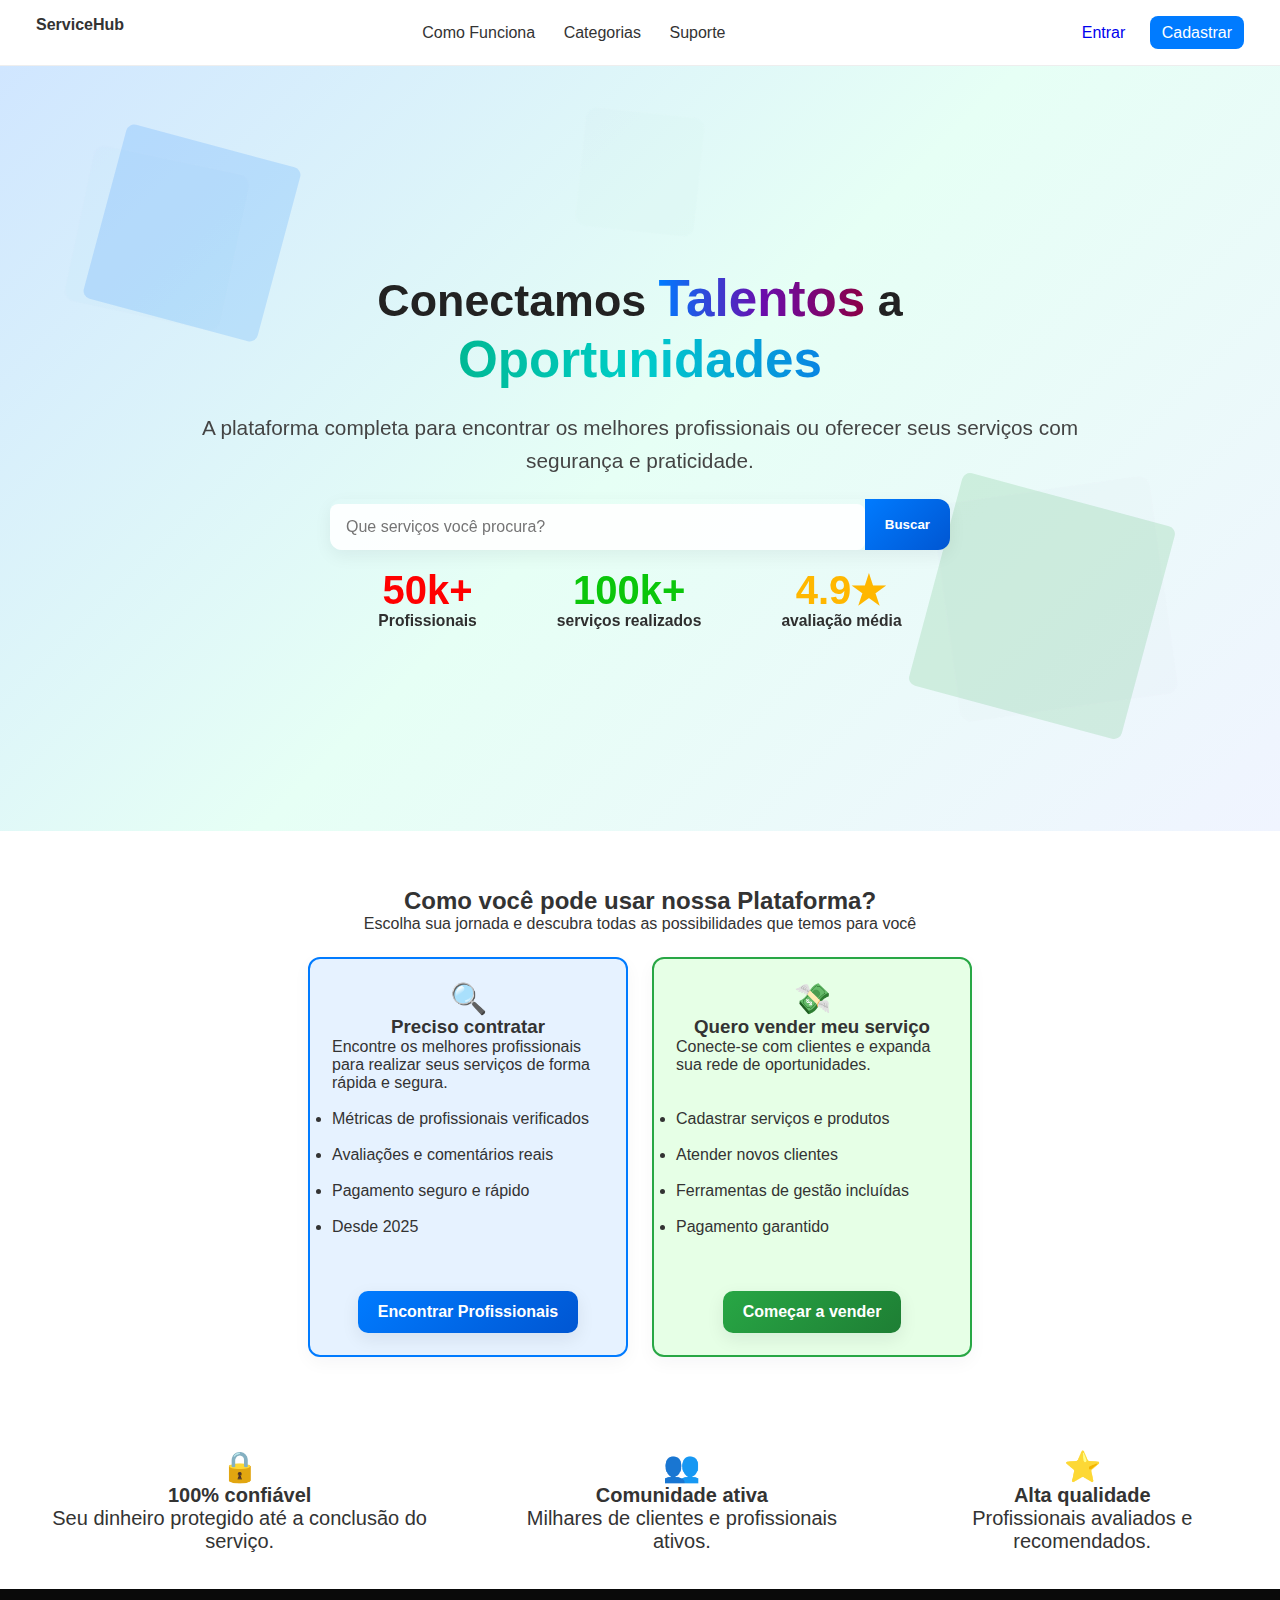
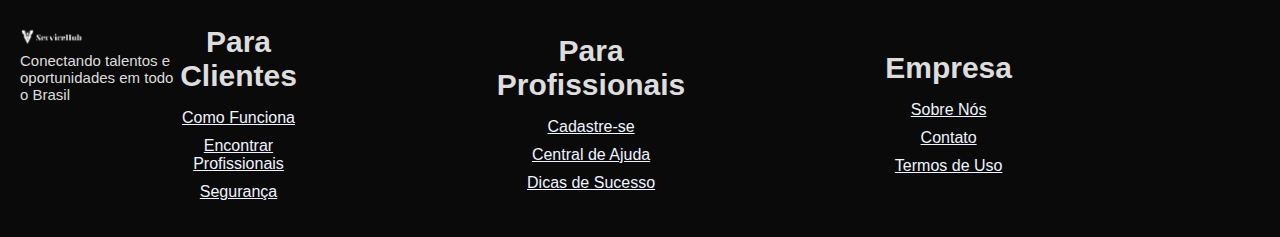
<file: src/main/resources/static/index.html>
<!doctype html>
<html lang="pt-BR">

<head>
  <meta charset="utf-8" />
  <meta name="viewport" content="width=device-width,initial-scale=1" />
  <title>ServiceHub</title>
  <link rel="style6sheet" href="style.css" />
</head>

<head>
  <meta charset="utf-8" />
  <meta name="viewport" content="width=device-width,initial-scale=1" />
  <title>ServiceHub</title>
  <link rel="stylesheet" href="style.css" />
</head>

<body>
  <header>
    <div class="logo">ServiceHub</div>
    <nav>
      <a href="#" id="abrirComoFunciona">Como Funciona</a>
      <a href="#" id="abrirCategorias">Categorias</a>
      <a href="#" id="abrirSuporte">Suporte</a>
    </nav>
    <div class="auth">
      <a href="#" id="abrirLogin">Entrar</a>
      <a href="#" class="btn-cadastro" id="abrirModal">Cadastrar</a>
    </div>
  </header>




  <!-- MODAL COMO FUNCIONA -->
  <div class="modal-overlay" id="modalComoFunciona">
    <div class="modal">
      <span class="fechar" id="fecharComoFunciona">&times;</span>
      <h2>Como Funciona</h2>
      <p class="subtitulo">Veja como usar o ServiceHub de forma simples e rápida.</p>
      <ul style="text-align: left;">
        <li>1. Cadastre-se ou faça login.</li>
        <li>2. Escolha se quer contratar ou vender um serviço.</li>
        <li>3. Use as ferramentas para negociar e concluir o serviço.</li>
        <li>4. Pagamento seguro e avaliação final.</li>
      </ul>
    </div>
  </div>

  <!-- MODAL CATEGORIAS -->
  <div class="modal-overlay" id="modalCategorias">
    <div class="modal">
      <span class="fechar" id="fecharCategorias">&times;</span>
      <h2>Categorias</h2>
      <p class="subtitulo">Encontre serviços em diversas áreas.</p>
      <ul style="text-align: left;">
        <li>💻 Tecnologia</li>
        <li>🛠 Reparos e Manutenção</li>
        <li>🎨 Design e Criatividade</li>
        <li>📚 Educação e Aulas</li>
        <li>🚚 Mudanças e Transporte</li>
      </ul>
    </div>
  </div>

  <!-- MODAL SUPORTE -->
  <div class="modal-overlay" id="modalSuporte">
    <div class="modal">
      <span class="fechar" id="fecharSuporte">&times;</span>
      <h2>Suporte</h2>
      <p class="subtitulo">Precisa de ajuda? Estamos aqui para você.</p>
      <p>Email: suporte@servicehub.com.br</p>
      <p>Telefone: (11) 4002-8922</p>
      <p>Horário de Atendimento: Seg a Sex - 8h às 18h</p>
    </div>
  </div>




  <!--Modal (login)-->
  <div class="modal-overlay" id="modalLogin">
    <div class="modal">
      <span class="fechar" id="fecharLogin">&times;</span>
      <h2>Entrar na sua conta</h2>
      <p class="subtitulo">Bem-vindo de volta ao ServiceHub</p>
      <img src="image/logoclara.jpeg" alt="ServiceHub" style="width: 100%; height: auto;">
      <form>
        <label for="login-email">e-mail:</label>
        <input type="email" id="login-email" placeholder="seuemail@exemplo.com" required>
        <label for="login-senha">Senha:</label>
        <input type="password" id="login-senha" placeholder="Digite sua senha" required>
        <a href="#" class="link" id="abrirEsqueciSenha">Esqueci minha senha</a>
        <button type="submit">Entrar</button>
      </form>
    </div>
  </div>

  <!-- MODAL (cadastro)-->
  <div class="modal-overlay" id="modalOverlay">
    <div class="modal">
      <span class="fechar" id="fecharModal">&times;</span>
      <h2>Criar sua conta</h2>
      <p class="subtitulo">Junte-se à Comunidade do</p>
      <img src="image/logoclara.jpeg" alt="ServiceHub" style="width: 100%; height: auto;">
      <form>
        <label for="nome">Seu nome:</label>
        <input type="text" id="nome" placeholder="Seu Nome Completo">
        <label for="email">e-mail:</label>
        <input type="email" id="email" placeholder="seuemail@exemplo.com">
        <label for="senha">Senha:</label>
        <input type="password" id="senha" placeholder="suasenha123">
        <label for="confirmarSenha">Confirme sua senha:</label>
        <input type="password" id="confirmarSenha" placeholder="suasenha123">
        <label for="cpf">CPF</label>
        <input type="text" id="cpf" placeholder="123.456.789-09">
        <label for="telefone">Telefone</label>
        <input type="text" id="telefone" placeholder="+55 21 994132-XXXX">
        <div class="termos">
          <input type="checkbox" id="termos">
          <label for="termos">Concordo com os <a href="#">Termos de Uso</a> e <a href="#">privacidade</a></label>
        </div>
        <button type="submit" class="btn-verde">Criar Conta</button>
      </form>
    </div>
  </div>

  <!-- MODAL ESQUECI MINHA SENHA -->
<div class="modal-overlay" id="modalEsqueciSenha">
  <div class="modal">
    <span class="fechar" id="fecharEsqueciSenha">&times;</span>
    <h2>Recuperar Senha</h2>
    <p class="subtitulo">Digite seu e-mail para redefinir a senha</p>
    <img src="image/logoclara.jpeg" alt="ServiceHub" style="width: 100%; height: auto;">
    <form>
      <label>E-mail:</label>
      <input type="email" placeholder="seuemail@exemplo.com" required>
      <button type="submit">Enviar Link de Recuperação</button>
    </form>
  </div>
</div>


  <!-- HERO (conteúdo + formas) -->
  <section class="hero">
    <div class="hero-shapes">
      <div class="shape s1"></div>
      <div class="shape s2"></div>
      <div class="shape s3"></div>
    </div>

    <div class="hero-content">
      <h1>
        Conectamos
        <span class="talentos">Talentos</span>
        a
        <span class="oportunidades">Oportunidades</span>
      </h1>

      <p class="hero-subtitle">
        A plataforma completa para encontrar os melhores profissionais ou oferecer seus serviços com segurança e
        praticidade.
      </p>

      <div class="search-bar">
        <input type="text" placeholder="Que serviços você procura?" />
       <button id="abrirModalBusca">Buscar</button>
      </div>

      <div class="stats">
        <div> <span class="stats-user"> <strong>50k+</strong> </span><br />Profissionais</div>
        <div><span class="stats-sales"><strong>100k+</strong></span><br />serviços realizados</div>
        <div><span class="stats-review"><strong>4.9★</strong></span><br />avaliação média</div>
      </div>
    </div>
  </section>

  <!-- COMO USAR -->
  <section class="como-usar">
    <h2>Como você pode usar nossa Plataforma?</h2>
    <p>Escolha sua jornada e descubra todas as possibilidades que temos para você</p>

    <div class="cards">
      <div class="card contratar">
        <div class="card-icon">🔍</div>
        <h3>Preciso contratar</h3>
        <p>Encontre os melhores profissionais para realizar seus serviços de forma rápida e segura.</p>
        <ul> <br>
          <li>Métricas de profissionais verificados</li> <br>
          <li>Avaliações e comentários reais</li><br>
          <li>Pagamento seguro e rápido</li><br>
          <li>Desde 2025</li><br>
        </ul>
        <a href="#" class="btn-card azul">Encontrar Profissionais</a>
      </div>

      <div class="card vender">
        <div class="card-icon">💸</div>
        <h3>Quero vender meu serviço</h3>
        <p>Conecte-se com clientes e expanda sua rede de oportunidades.</p>
        <ul><br> <br>
          <li>Cadastrar serviços e produtos</li><br>
          <li>Atender novos clientes</li><br>
          <li>Ferramentas de gestão incluídas</li><br>
          <li>Pagamento garantido</li>
        </ul>
        <a href="#" class="btn-card verde">Começar a vender</a>
      </div>
    </div>
  </section>

  <!-- RECURSOS -->
  <section class="recursos">
    <div>
      <div class="resources">
        <span class="icon">🔒</span>
        <div class="confiavel">
          <h4>100% confiável</h4>
          <p>Seu dinheiro protegido até a conclusão do serviço.</p>
        </div>
      </div>
    </div>
    <div class="resources">
      <span class="icon">👥</span>
      <div class="comunidade">
        <h4>Comunidade ativa</h4>
        <p>Milhares de clientes e profissionais ativos.</p>
      </div>
    </div>
    <div class="resources">

      <span class="icon">⭐</span>
      <div class="qualidade">
        <h4>Alta qualidade</h4>
        <p>Profissionais avaliados e recomendados.</p>
      </div>
    </div>
  </section>

  <footer>
    <div class="footer-brand">
      <img src="image/logov2.png" alt="ServiceHub Logo" style="width: 40%; height: 40%;">
      <p id="slogan">Conectando talentos e oportunidades em todo o Brasil</p>
    </div>

    <div class="footer-links">
      <div class="footer-column">
        <h4>Para Clientes</h4>
        <a href="#" class="links">Como Funciona</a>
        <a href="#" class="links">Encontrar Profissionais</a>
        <a href="#" class="links">Segurança</a>
      </div>

      <div class="footer-column">
        <h4>Para Profissionais</h4>
        <a href="#" class="links" >Cadastre-se</a>
        <a href="#" class="links">Central de Ajuda</a>
        <a href="#" class="links">Dicas de Sucesso</a>
      </div>

      <div class="footer-column">
        <h4>Empresa</h4>
        <a href="#" class="links">Sobre Nós</a>
        <a href="#" class="links">Contato</a>
        <a href="#" class="links">Termos de Uso</a>
      </div>
    </div>
  </footer>

  <script src="script.js"></script>
  <script src="cadastrar-usuario.js"></script>
  <script src="login-usuario.js"></script>

</body>

</html>

<!--🔧 FUNCIONALIDADES PARA ADICIONAR
1. Sistema de Avaliações e Comentários
⭐ Profissionais avaliados por clientes (com estrelas e comentários).

✅ Filtro por melhor avaliados.

🔍 Mostrar depoimentos no perfil do profissional.

2. Dashboard Personalizado
Para profissionais:

Ver pedidos, mensagens, saldo e histórico de serviços.

Para clientes:

Ver serviços contratados, avaliações feitas e favoritos.

3. Chat em Tempo Real
Chat interno entre cliente e profissional (estilo WhatsApp).

Integração com WebSocket ou Firebase.

4. Sistema de Notificações
📬 Alerta para:

Novas mensagens.

Serviços contratados.

Alterações de agendamento.

5. Sistema de Favoritos
Coraçãozinho ♥️ para "favoritar" profissionais.

Seção "Meus Favoritos" no painel do usuário.

6. Sistema de Filtragem de Serviços
Filtros inteligentes na barra de busca:

Localização.

Faixa de preço.

Tipo de serviço.

Nível de avaliação.

7. Geolocalização / Busca por proximidade
Mostrar profissionais próximos com base na localização do usuário.

8. Sistema de Agendamento
Calendário para agendar data e hora do serviço.

Integração com Google Calendar (opcional).

9. Login com Redes Sociais (OAuth)
Google / Facebook / Apple.

10. Verificação de Perfil
✔️ Selo de “verificado” para profissionais que enviaram documentação.


-->
</file>
<file: src/main/resources/static/style.css>
:root {
  --blue-500: #007bff;
  --blue-600: #0056d2;
  --green-600: #28a745;
  --green-700: #1e7e34;
  --hero-bg-1: #eef8ff;
  /* suave */
  --hero-bg-2: #f6eefb;
  --hero-bg-3: #fff8f3;
  --text: #333;
}

/* reset */
* {
  box-sizing: border-box;
  margin: 0;
  padding: 0;
}


h5 {
  font-size: 20px;
  margin-top: 20px;
  margin-bottom: 5px;
}

h3 {
  text-align: center;
}

body {
  font-family: Inter, "Segoe UI", Roboto, Arial, sans-serif;
  color: var(--text);
  background: #fff;
  -webkit-font-smoothing: antialiased;
}

/* 
der */
header {
  display: flex;
  align-items: center;
  justify-content: space-between;
  padding: 16px 36px;
  border-bottom: 1px solid #eee;
}

header .logo {
  font-weight: 700;
}

header nav a {
  margin: 0 12px;
  text-decoration: none;
  color: var(--text);
}

.auth a {
  margin-left: 8px;
  padding: 8px 12px;
  border-radius: 8px;
  text-decoration: none;
}

.btn-cadastro {
  background: var(--blue-500);
  color: #fff;
}




.modal-overlay {
  display: none;
  /* Começa oculto */
  position: fixed;
  top: 0;
  left: 0;
  width: 100%;
  height: 100%;
  background: rgba(0, 0, 0, 0.4);
  display: flex;
  align-items: center;
  justify-content: center;
  z-index: 1000;
}

.modal {
  background: white;
  padding: 20px 30px;
  border-radius: 20px;
  max-width: 350px;
  width: 100%;
  text-align: center;
  position: relative;
}

.fechar {
  position: absolute;
  top: 10px;
  right: 15px;
  font-size: 20px;
  cursor: pointer;
}

.modal h2 {
  font-size: 22px;
  margin-bottom: 5px;
}

.subtitulo {
  font-size: 14px;
  margin-bottom: 10px;
}

.logo {
  width: 50px;
  margin-bottom: 15px;
}




form {
  text-align: left;
}

label {
  font-size: 14px;
  display: block;
  margin-top: 10px;
}

input[type="text"],
input[type="email"],
input[type="password"] {
  width: 100%;
  padding: 8px;
  margin-top: 5px;
  border-radius: 8px;
  border: 1px solid #ccc;
  background-color: #f0f0f0;
  outline: none;
}

.termos {
  margin-top: 15px;
  font-size: 13px;
}

.termos a {
  color: #007bff;
  text-decoration: none;
}

.link {
  display: block;
  margin-top: 10px;
  font-size: 13px;
  color: #007bff;
  text-decoration: none;
  text-align: right;
}

.link:hover {
  text-decoration: underline;
}

/* Botões dentro dos modais */
.modal form button {
  width: 100%;
  padding: 12px 0;
  border-radius: 12px;
  border: none;
  font-weight: 700;
  font-size: 16px;
  cursor: pointer;
  transition: background-color 0.3s ease, box-shadow 0.3s ease;
  color: #fff;
  margin-top: 20px;
  box-shadow: 0 6px 18px rgba(0, 123, 255, 0.3);
  background: linear-gradient(135deg, var(--blue-500), var(--blue-600));
}

.modal form button:hover {
  background: linear-gradient(135deg, var(--blue-600), var(--blue-700, #004aad));
  box-shadow: 0 12px 30px rgba(0, 86, 210, 0.5);
}

/* Se quiser botão verde (exemplo no cadastro), pode definir uma classe extra */
.modal form button.btn-verde {
  background: linear-gradient(135deg, var(--green-600), var(--green-700));
  box-shadow: 0 6px 18px rgba(40, 167, 69, 0.4);
}

.modal form button.btn-verde:hover {
  background: linear-gradient(135deg, var(--green-700), #16692b);
  box-shadow: 0 12px 30px rgba(30, 126, 52, 0.6);
}


/* Estado inicial escondido (sem display:none) */
.modal-overlay {
  position: fixed;
  top: 0;
  left: 0;
  width: 100%;
  height: 100%;
  background: rgba(0, 0, 0, 0.4);
  z-index: 1000;
  opacity: 0;
  visibility: hidden;
  transform: scale(1);
  transition: opacity 0.3s ease, visibility 0.3s ease, transform 0.3s ease;
}

/* Quando ativo, aplicar animações de entrada */
.modal-overlay.show {
  opacity: 1;
  visibility: visible;
  transform: scale(1);
}

/* Para animação de saída, podemos usar uma classe adicional */
.modal-overlay.hide {
  opacity: 0;
  visibility: hidden;
  transform: scale(1.2); /* aumenta um pouco enquanto esconde */
}

/* HERO */
.hero {
  position: relative;
  min-height: 78vh;
  /* ocupa bastante tela */
  display: flex;
  align-items: center;
  justify-content: center;
  text-align: center;
  padding: 48px 20px;
  background: linear-gradient(135deg,
      var(--hero-bg-1) 0%,
      var(--hero-bg-2) 45%,
      var(--hero-bg-3) 100%);
  overflow: hidden;
}

/* shapes (quadrados suaves) */
.hero-shapes {
  position: absolute;
  inset: 0;
  pointer-events: none;
  z-index: 1;
}

.shape {
  position: absolute;
  border-radius: 12px;
  border: 1px solid rgba(255, 255, 255, 0.18);
  opacity: 0.16;
  transform: rotate(12deg);
  backdrop-filter: blur(0.5px);
}

/* custom posições e cores */
.shape.s1 {
  width: 160px;
  height: 160px;
  left: 6%;
  top: 12%;
  background: rgba(0, 123, 255, 0.07);
}

.shape.s2 {
  width: 220px;
  height: 220px;
  right: 9%;
  bottom: 16%;
  background: rgba(106, 13, 173, 0.06);
  transform: rotate(-8deg);
}

.shape.s3 {
  width: 120px;
  height: 120px;
  left: 50%;
  top: 6%;
  background: rgba(40, 167, 69, 0.05);
  transform: translateX(-50%) rotate(6deg);
}

/* Hero geral */
.hero {
  position: relative;
  height: 85vh;
  display: flex;
  align-items: center;
  justify-content: center;
  text-align: center;
  padding: 0 20px;

  /* Gradiente mais visível */
  background: linear-gradient(135deg, #d0e6ff, #e6fff5, #f0f4ff);
  overflow: hidden;
}

/* Formas de fundo */
.hero::before,
.hero::after {
  content: "";
  position: absolute;
  background: rgba(255, 255, 255, 0.2);
  border-radius: 8px;
  transform: rotate(15deg);
}

.hero::before {
  width: 180px;
  height: 180px;
  top: 10%;
  left: 8%;
  background: rgba(0, 123, 255, 0.15);
}

.hero::after {
  width: 220px;
  height: 220px;
  bottom: 15%;
  right: 10%;
  background: rgba(40, 167, 69, 0.15);
}

/* Conteúdo do hero */
.hero-content {
  position: relative;
  z-index: 2;
  max-width: 900px;
}

.hero h1 {
  font-size: 2.8rem;
  font-weight: 900;
  line-height: 1.2;
  color: #222;
  /* mais contraste */
}

.hero .talentos {
  font-size: 3.2rem;
  background: linear-gradient(90deg, #007bff, #6a0dad, #8b0044);
  -webkit-background-clip: text;
  -webkit-text-fill-color: transparent;
}

.hero .oportunidades {
  font-size: 3.2rem;
  background: linear-gradient(90deg, #00b894, #00cec9, #0984e3);
  -webkit-background-clip: text;
  -webkit-text-fill-color: transparent;
}

.hero-subtitle {
  font-size: 1.3rem;
  margin-top: 20px;
  color: #444;
  /* maior contraste */
  line-height: 1.6;
  font-weight: 500;
}

/* search bar no hero */
.search-bar {
  margin: 22px auto 10px;
  display: flex;
  max-width: 620px;
  gap: 0;
  box-shadow: 0 6px 18px rgba(16, 24, 40, 0.06);
  border-radius: 12px;
  overflow: hidden;
}

.search-bar input {
  flex: 1;
  padding: 14px 16px;
  border: 0;
  outline: none;
  font-size: 1rem;
  background: rgba(255, 255, 255, 0.9);
}

.search-bar button {
  padding: 12px 20px;
  border: 0;
  background: linear-gradient(135deg, var(--blue-500), var(--blue-600));
  color: #fff;
  font-weight: 700;
  cursor: pointer;
  transition: transform 0.18s ease, box-shadow 0.18s ease;
}

.search-bar button:hover {
  transform: translateY(-2px);
  box-shadow: 0 10px 25px rgba(0, 123, 255, 0.12);
}

/* stats */
.stats {
  display: flex;
  gap: 80px;
  /* espaçamento entre itens */
  justify-content: center;
  margin-top: 18px;
  font-weight: 600;
  color: #2f2f2f;
}

.stats div {
  font-size: 0.98rem;
  line-height: 1.1;
}

.stats-user {
  color: red;
  font-size: 40px;
}

.stats-sales {
  color: rgb(11, 198, 11);
  font-size: 40px;
}

.stats-review {
  color: rgb(255, 183, 0);
  font-size: 40px;
}

/* cards e botões (mantive seus estilos anteriores) */
.como-usar {
  padding: 56px 20px;
  text-align: center;
}

.cards {
  display: flex;
  flex-wrap: wrap;
  gap: 24px;
  justify-content: center;
  margin-top: 24px;
}

.card {
  width: 320px;
  padding: 22px;
  border-radius: 12px;
  background: #fff;
  box-shadow: 0 6px 18px rgba(15, 23, 42, 0.04);
  text-align: left;
  /* Aqui ajustamos para usar Flexbox e alinhar os botões na parte inferior */
  display: flex;
  flex-direction: column;
  height: 400px;
  /* altura fixa para uniformidade, ajuste se desejar */
}

/* Mantem as cores originais dos seus cards */
.card.contratar {
  background: #e6f2ff;
  border: 2px solid var(--blue-500);
}

.card.vender {
  background: #e6ffe6;
  border: 2px solid var(--green-600);
}

/* Centralizar os botões na parte inferior do card com margin-top: auto */
.btn-card {
  display: inline-block;
  padding: 12px 20px;
  border-radius: 10px;
  color: #fff;
  font-weight: 800;
  text-decoration: none;
  box-shadow: 0 6px 18px rgba(15, 23, 42, 0.08);
  transition: all 0.2s;
  margin-top: auto;
  /* empurra o botão para o final do flex container */
  align-self: center;
  /* centraliza horizontalmente */
}

/* cores dos botões */
.btn-card.azul {
  background: linear-gradient(135deg, var(--blue-500), var(--blue-600));
}

.btn-card.verde {
  background: linear-gradient(135deg, var(--green-600), var(--green-700));
}

.btn-card:hover {
  transform: translateY(-4px);
  box-shadow: 0 18px 40px rgba(15, 23, 42, 0.12);
}

/* recursos e footer (simples) */
.recursos {
  display: flex;
  gap: 40px;
  justify-content: center;
  padding: 36px 20px;
}

.resources {
  font-size: 20px;
  align-items: center;
  justify-content: center;
  text-align: center;
  justify-content: space-between;
  align-items: center;
}

.icon,
.card-icon {
  font-size: 30px;
  justify-content: center;
  align-items: center;
  text-align: center;

}


footer {
  background: #0a0a0a;
  color: #ddd;
  padding: 36px 20px;

  display: flex;
  justify-content: space-between;
  /* espaça logo e links */
  align-items: flex-start;
  /* alinha no topo */
}

#slogan {
  font-size: 15px;
}

.footer-links {
  display: flex;
  gap: 200px;
  /* espaçamento entre colunas */
  justify-content: space-evenly;
  align-items: center;
  text-align: center;
  margin-right: 20%;

}

.links {
color: #f0f4ff;
}

.links:hover {
  color: rgb(0, 195, 255);
  font-size: 15px;
}

.footer-column {
  display: flex;
  flex-direction: column;
  gap: 10px;
  /* espaçamento entre links da coluna */
}

.footer-column h4 {
  font-size: 30px;
  font-weight: bold;
  margin-bottom: 6px;
}



/* responsividade */
@media (max-width: 860px) {
  .cards {
    flex-direction: column;
    align-items: center;
  }

  .hero {
    padding: 36px 14px;
    min-height: 70vh;
  }

  .shape.s2 {
    display: none;
  }
}

@media (max-width: 480px) {
  header {
    padding: 12px 14px;
  }

  .hero h1 {
    font-size: 1.6rem;
  }

  .talentos,
  .oportunidades {
    font-size: 1.8rem;
  }

  .search-bar {
    flex-direction: column;
    gap: 10px;
  }

  .search-bar button {
    width: 100%;
  }

  .stats {
    flex-direction: column;
    gap: 8px;
  }
}
/* Animação do modal subindo e ganhando opacidade */
@keyframes slideUpFadeIn {
  0% {
    opacity: 0;
    transform: translateY(50px);
  }
  50% {
    opacity: 0.5;
    transform: translateY(20px);
  }
  100% {
    opacity: 1;
    transform: translateY(0);
  }
}

@keyframes slideDownFadeOut {
  0% {
    opacity: 1;
    transform: translateY(0);
  }
  100% {
    opacity: 0;
    transform: translateY(50px);
  }
}
</file>
